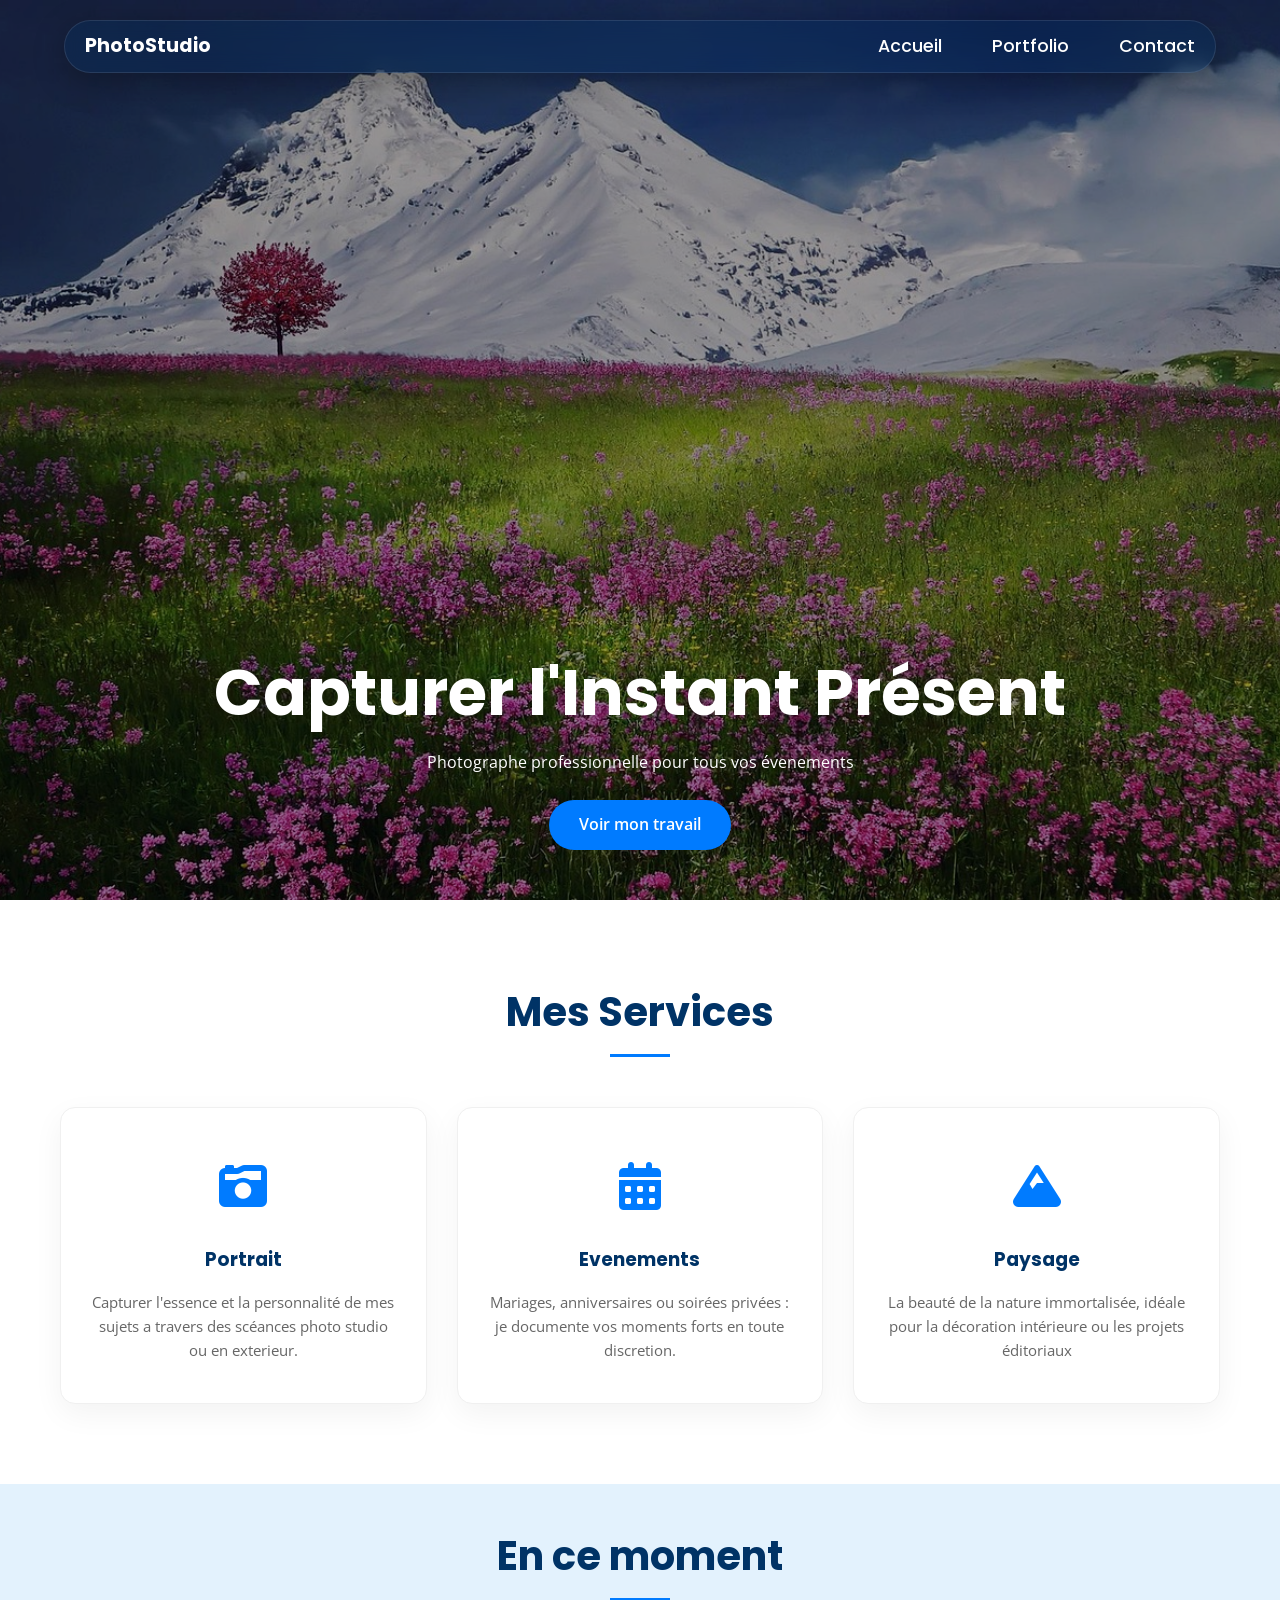
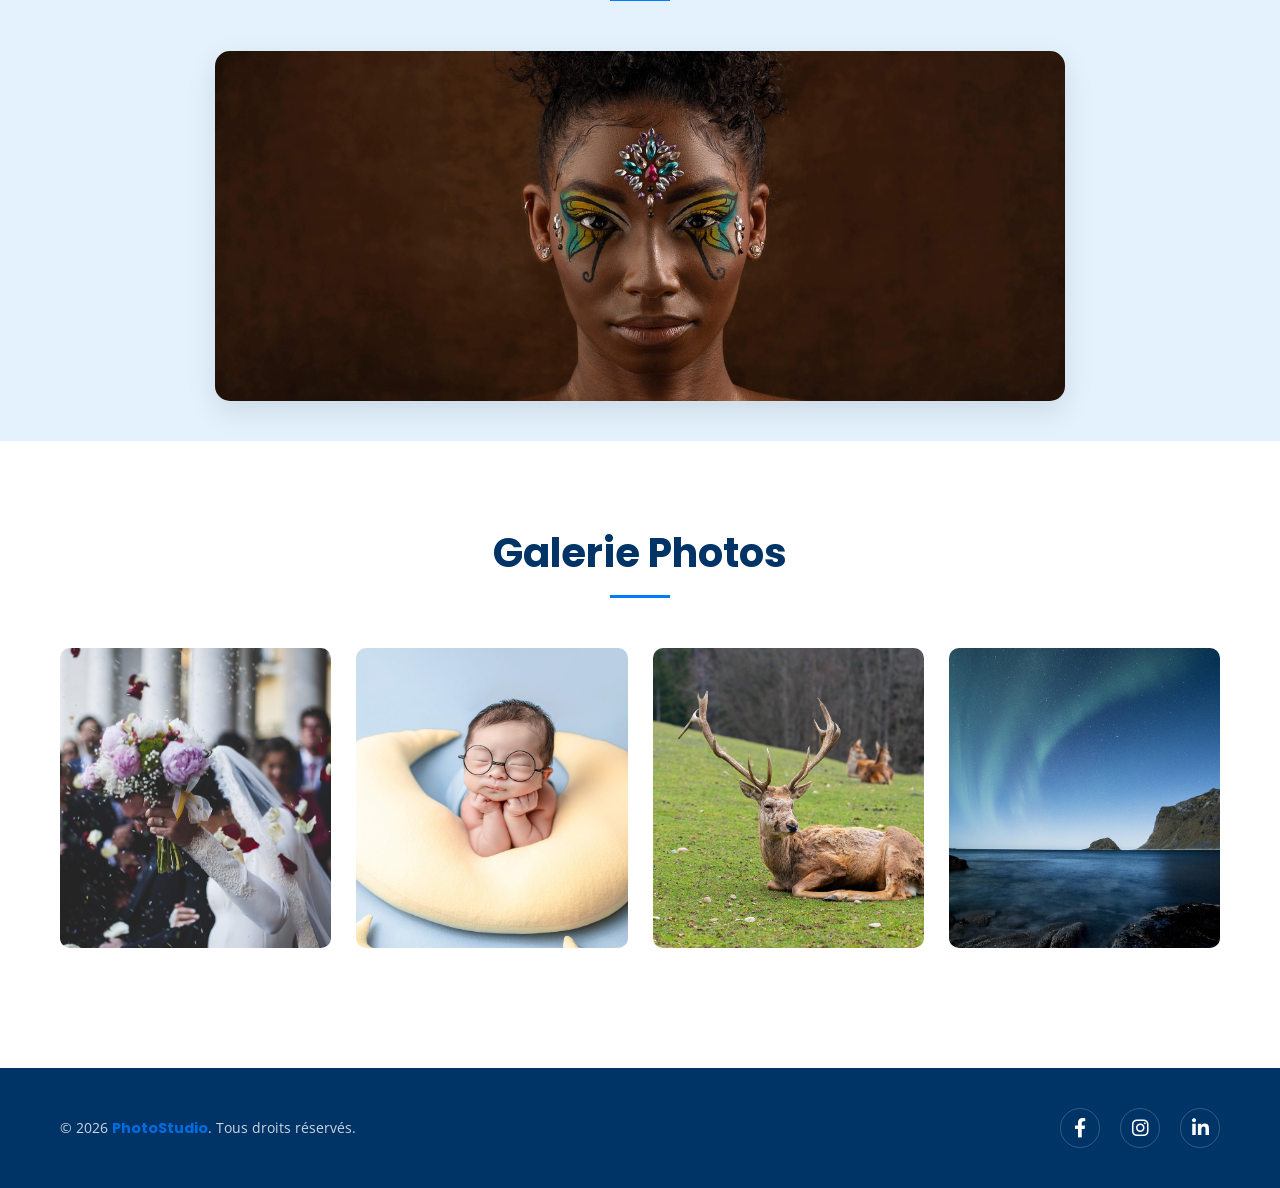
<file: index.html>
<!DOCTYPE html>
<html lang="fr">
<head>
    <meta charset="UTF-8">
    <meta name="viewport" content="width=device-width, initial-scale=1.0">
    <title>PhotoStudio | Portfolio</title>
    <!--Google fonts-->
    <link rel="stylesheet" href="https://fonts.googleapis.com/css2?family=Open+Sans:wght@400;600&family=Poppins:wght@500;700&display=swap" rel="stylesheet">
    <!--font awesome pour l'icone menu-->
    <link rel="stylesheet" href="https://cdnjs.cloudflare.com/ajax/libs/font-awesome/6.0.0/css/all.min.css">
    <link rel="stylesheet" href="assets/css/style.css">
    <script src="assets/js/script.js"></script>
    
</head>
<body>
   
    <!--En-tete (navbar)-->
    <header class="main-header">
        <nav class="navbar">
            <div class="logo"> <a href="index.html">PhotoStudio</a></div>

            <!--Menu hamburger (mobile)-->
            <div class="menu-toggle" id="mobile-menu">
                <i class="fas fa-bars"></i>
            </div>

            <ul class="nav-links">
                <li><a href="index.html" class="active">Accueil</a></li>
                <li><a href="portfolio.html">Portfolio</a></li>
                <li><a href="contact.html">Contact</a></li>
            </ul>
        </nav>
    </header>

    <!--section hero-->
    <section class="hero">
        <div class="hero-overlay"></div> <!--pour assombrir unpeu l'image et lire le texte-->

        <div class="hero-content">
            <h1>Capturer l'Instant Présent</h1>
            <p>Photographe professionnelle pour tous vos évenements</p>
            <a href="portfolio.html" class="btn-cta">Voir mon travail</a>
        </div>
    </section>


    <!--section services-->
    <section class="services" id="services">
        <div class="container">
            <h2 class="section-title">Mes Services</h2>

            <div class="services-grid">
                <!--carte potrait-->
                <div class="service-card">
                    <div class="service-icon">
                        <i class="fas fa-camera-retro"></i> <!--icone font awesome-->
                        
                    </div>

                    <h3>Portrait</h3>
                    <p>Capturer l'essence et la personnalité de mes sujets a travers des scéances photo studio ou en exterieur.</p>
                </div>

                <!--carte evenement-->
                <div class="service-card">
                    <div class="service-icon">
                        <i class="fas fa-calendar-alt"></i>

                    </div>

                    <h3>Evenements</h3>
                    <p>Mariages, anniversaires ou soirées privées : je documente vos moments forts en toute discretion.</p>
                </div>

                <!--carte paysage-->
                <div class="service-card">
                    <div class="service-icon">
                        <i class="fas fa-mountain"></i>
                    </div>

                    <h3>Paysage</h3>
                    <p>La beauté de la nature immortalisée, idéale pour la décoration intérieure ou les projets éditoriaux</p>
                </div>
            </div>
        </div>
    </section>


    <!--section carrousel-->
    <section class="featured-work">
        <div class="container">
            <h2 class="section-title">En ce moment</h2>
        </div>

        <div class="carousel-viewport">
            <div class="carousel-track">
                <!--image 1-->
                <div class="slide">
                    <img src="assets/images/car-slide-1.jpg" alt="Portrait">
                </div>

                <!--image 2-->
                <div class="slide">
                    <img src="assets/images/car-slide-2.jpg" alt="Paysage">
                </div>

                <!--image 3-->
                <div class="slide">
                    <img src="assets/images/car-slide-3.jpg" alt="Evenement">
                </div>

                <!--image 1 - doublon pour un defilement infini-->
                <div class="slide">
                    <img src="assets/images/car-slide-1.jpg" alt="Portrait">
                </div>
            </div>
        </div>
    </section>


    <!--section galerie-->
    <section class="gallery" id="gallery">
    <div class="container">
        <h2 class="section-title">Galerie Photos</h2>

        <div class="gallery-grid">
            <!-- Image 1 -->
            <div class="gallery-item">
                <img src="assets/images/gal-1.jpg" alt="Mariage">
                <div class="overlay">
                    <div class="overlay-text">
                        <h3>Émotion</h3>
                        <p>Mariage & Cérémonie</p>
                    </div>
                </div>
            </div>

            <!-- Image 2 -->
            <div class="gallery-item">
                <img src="assets/images/gal-2.jpg" alt="Portrait">
                <div class="overlay">
                    <div class="overlay-text">
                        <h3>Regards</h3>
                        <p>Studio Portrait</p>
                    </div>
                </div>
            </div>

            <!-- Image 3 -->
            <div class="gallery-item">
                <img src="assets/images/gal-3.jpg" alt="Paysage">
                <div class="overlay">
                    <div class="overlay-text">
                        <h3>Horizons</h3>
                        <p>Nature Sauvage</p>
                    </div>
                </div>
            </div>

            <!-- Image 4 -->
            <div class="gallery-item">
                <img src="assets/images/gal-4.jpg" alt="Aurore">
                <div class="overlay">
                    <div class="overlay-text">
                        <h3>Lumières</h3>
                        <p>Aurores Boréales</p>
                    </div>
                </div>
            </div>
        </div>
    </div>
</section>


<!--pied de page-->
<footer class="main-footer">
    <div class="container footer-content">
        <!--copyright-->
        <div class="footer-copyright">
            <p>&copy; 2026 <span class="logo-footer">PhotoStudio</span>. Tous droits réservés.</p>
        </div>

        <!--réseaux sociaux-->
        <div class="footer-socials">
            <a href="#" class="social-icon" aria-label="Facebook">
                <i class="fab fa-facebook-f"></i>
            </a>
            <a href="#" class="social-icon" aria-label="Instagram">
                <i class="fab fa-instagram"></i>
            </a>
            <a href="#" class="social-icon" aria-label="LinkedIn">
                <i class="fab fa-linkedin-in"></i>
            </a>
        </div>
    </div>
</footer>

</body>
</html>
</file>
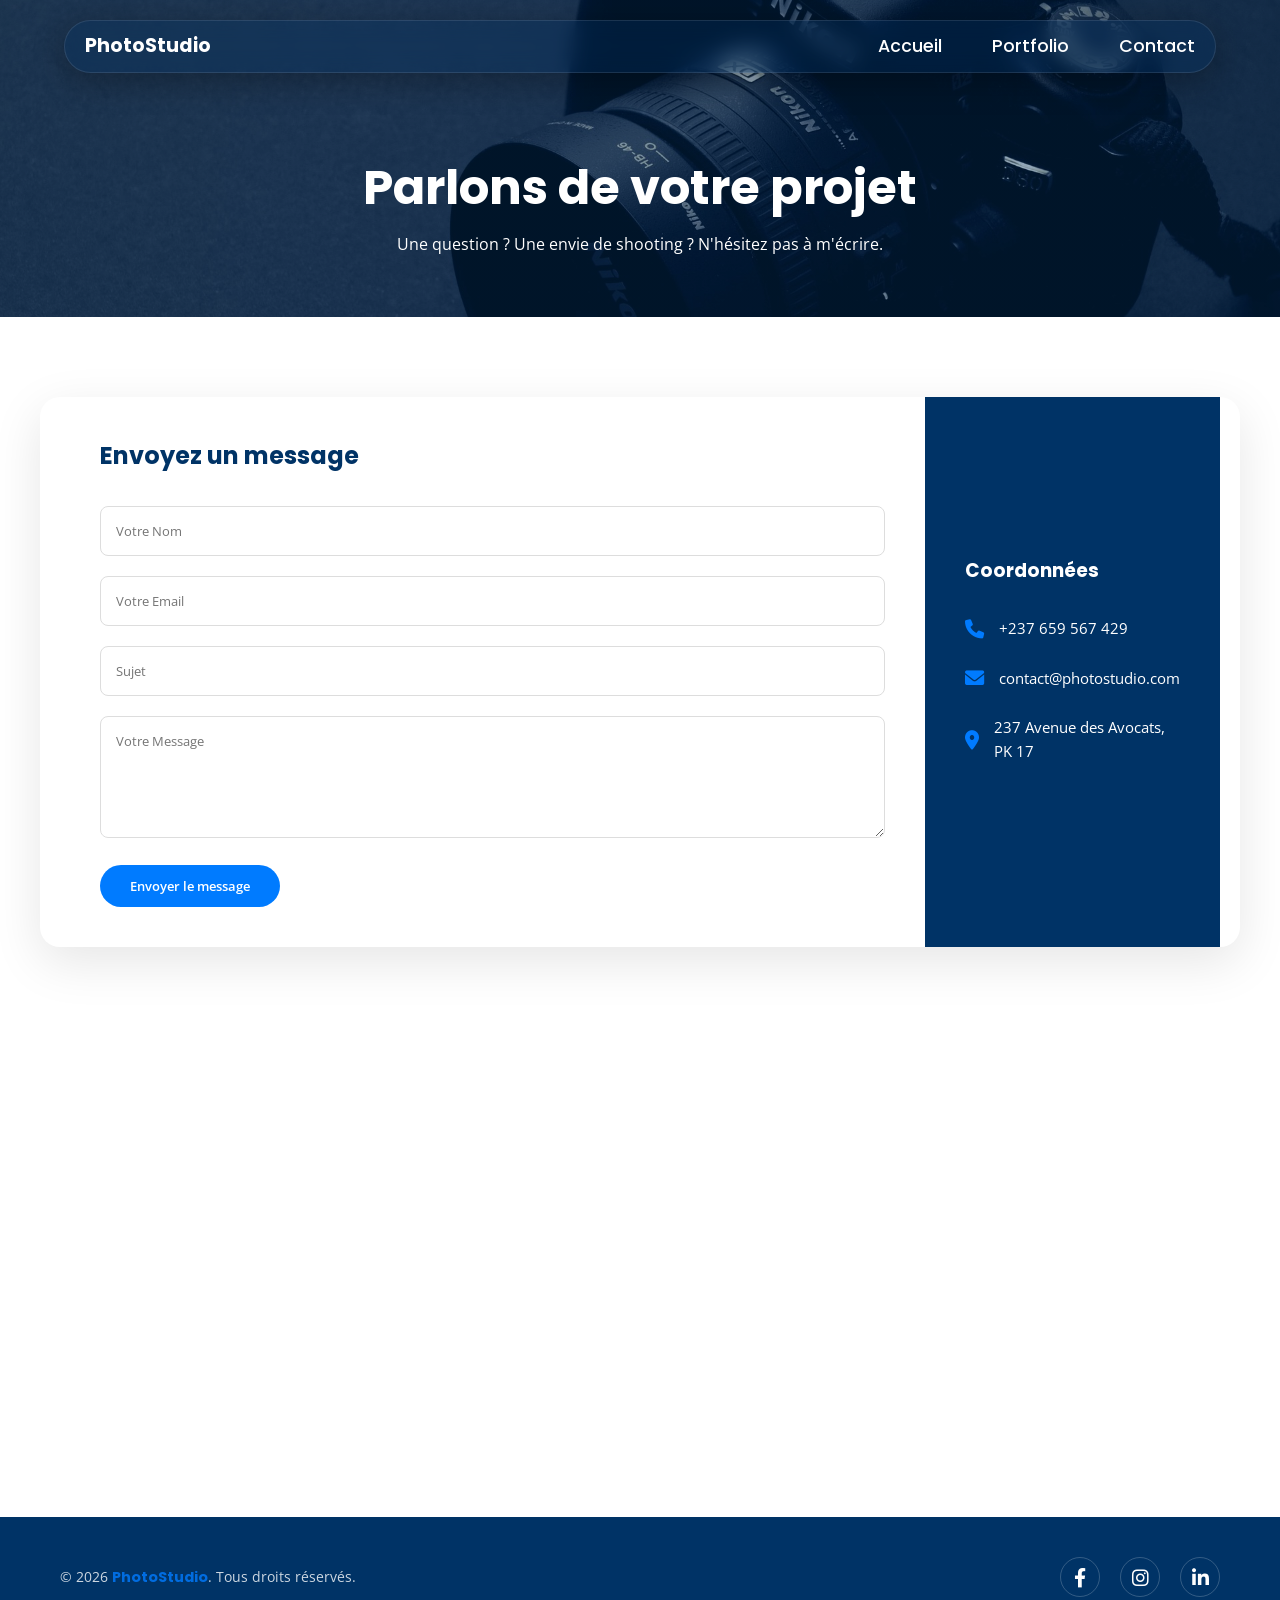
<file: contact.html>
<!DOCTYPE html>
<html lang="fr">
<head>
    <meta charset="UTF-8">
    <meta name="viewport" content="width=device-width, initial-scale=1.0">
    <title>Contact | Parlons de votre projet</title>
    <link href="https://fonts.googleapis.com/css2?family=Open+Sans:wght@400;600&family=Poppins:wght@500;700&display=swap" rel="stylesheet">
    <link rel="stylesheet" href="https://cdnjs.cloudflare.com/ajax/libs/font-awesome/6.0.0/css/all.min.css">
    <link rel="stylesheet" href="assets/css/style.css">
    <script src="assets/js/script.js"></script>
</head>
<body>

    <!--en tete (identique)-->
    <header class="main-header">
        <nav class="navbar">
            <div class="logo"> <a href="index.html">PhotoStudio</a></div>
            <div class="menu-toggle" id="mobile-menu"><i class="fas fa-bars"></i></div>
            <ul class="nav-links">
                <li><a href="index.html">Accueil</a></li>
                <li><a href="portfolio.html">Portfolio</a></li>
                <li><a href="contact.html" class="active">Contact</a></li>
            </ul>
        </nav>
    </header>

    <!--titre de page-->
    <section class="contact-hero">
        <div class="container">
            <h1>Parlons de votre projet</h1>
            <p>Une question ? Une envie de shooting ? N'hésitez pas à m'écrire.</p>
        </div>
    </section>

    <!--section contact-->
    <section class="contact-section">
        <div class="container contact-wrapper">
            
            <!--formulaire-->
            <div class="contact-form-side">
                <h2>Envoyez un message</h2>
                <form action="#">
                    <div class="form-group">
                        <input type="text" placeholder="Votre Nom" required>
                    </div>
                    <div class="form-group">
                        <input type="email" placeholder="Votre Email" required>
                    </div>
                    <div class="form-group">
                        <input type="text" placeholder="Sujet">
                    </div>
                    <div class="form-group">
                        <textarea placeholder="Votre Message" rows="5" required></textarea>
                    </div>
                    <button type="submit" class="btn-cta">Envoyer le message</button>
                </form>
            </div>

            <!--infos de contact-->
            <div class="contact-info-side">
                <h3>Coordonnées</h3>
                <div class="info-item">
                    <i class="fas fa-phone"></i>
                    <p>+237 659 567 429</p>
                </div>
                <div class="info-item">
                    <i class="fas fa-envelope"></i>
                    <p>contact@photostudio.com</p>
                </div>
                <div class="info-item">
                    <i class="fas fa-map-marker-alt"></i>
                    <p>237 Avenue des Avocats, PK 17</p>
                </div>
            </div>
        </div>
    </section>

    <!--google maps-->
    <section class="map-section">
        <iframe 
            src="https://www.google.com/maps/embed?pb=!1m18!1m12!1m3!1d2624.9916256937595!2d2.2922926156743895!3d48.85837007928746!2m3!1f0!2f0!3f0!3m2!1i1024!2i768!4f13.1!3m3!1m2!1s0x47e66e2964e34e2d%3A0x8ddca97efa85c5b4!2sTour%20Eiffel!5e0!3m2!1sfr!2sfr!4v1625123456789!5m2!1sfr!2sfr" 
            width="100%" height="450" style="border:0;" allowfullscreen="" loading="lazy">
        </iframe>
    </section>

    <!--pied de page-->
<footer class="main-footer">
    <div class="container footer-content">
        <!--copyright-->
        <div class="footer-copyright">
            <p>&copy; 2026 <span class="logo-footer">PhotoStudio</span>. Tous droits réservés.</p>
        </div>

        <!--réseaux sociaux-->
        <div class="footer-socials">
            <a href="#" class="social-icon" aria-label="Facebook">
                <i class="fab fa-facebook-f"></i>
            </a>
            <a href="#" class="social-icon" aria-label="Instagram">
                <i class="fab fa-instagram"></i>
            </a>
            <a href="#" class="social-icon" aria-label="LinkedIn">
                <i class="fab fa-linkedin-in"></i>
            </a>
        </div>
    </div>
</footer>

    
</body>
</html>
</file>
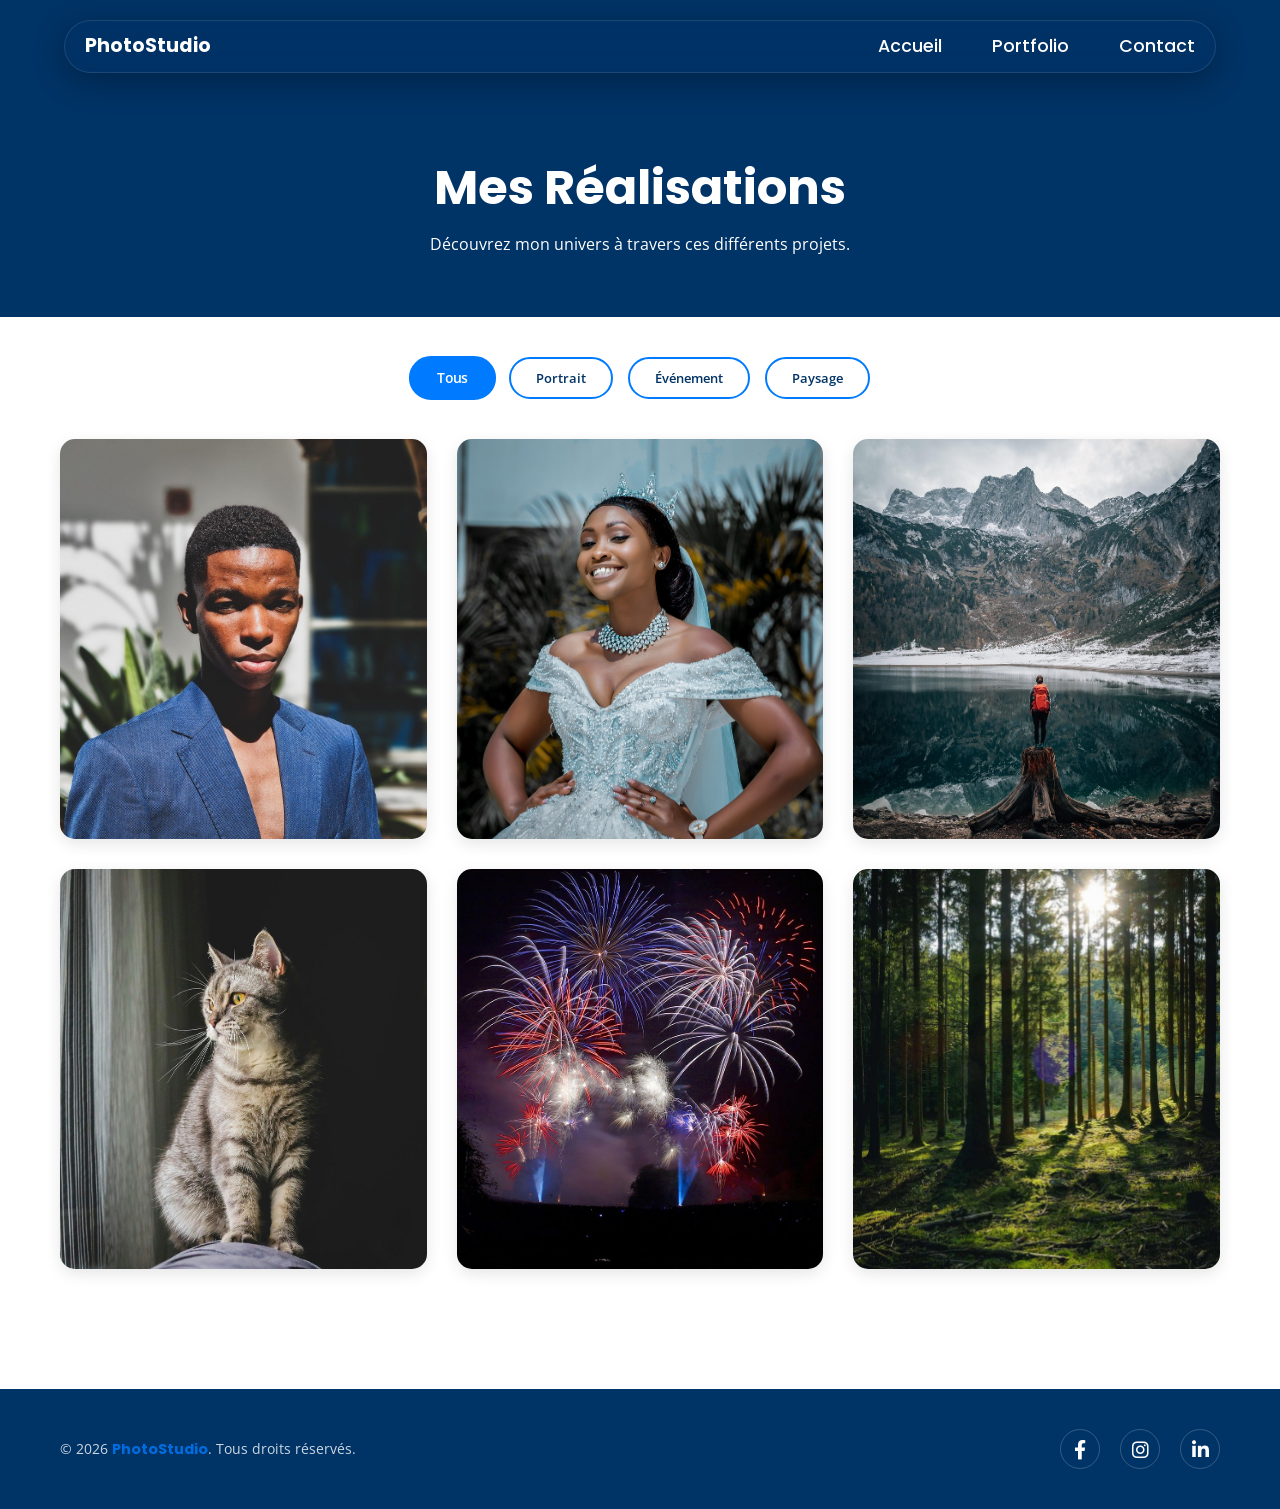
<file: portfolio.html>
<!-- portfolio.html -->
<!DOCTYPE html>
<html lang="fr">
<head>
    <meta charset="UTF-8">
    <meta name="viewport" content="width=device-width, initial-scale=1.0">
    <title>Portfolio | Mes Réalisations</title>
    <link href="https://fonts.googleapis.com/css2?family=Open+Sans:wght@400;600&family=Poppins:wght@500;700&display=swap" rel="stylesheet">
    <link rel="stylesheet" href="https://cdnjs.cloudflare.com/ajax/libs/font-awesome/6.0.0/css/all.min.css">
    <link rel="stylesheet" href="assets/css/style.css">
    <script src="assets/js/script.js"></script>
</head>
<body>

    <!--en-tete (identique a index.html)-->
    <header class="main-header">
        <nav class="navbar">
            <div class="logo"> <a href="index.html">PhotoStudio</a></div>
            <div class="menu-toggle" id="mobile-menu"><i class="fas fa-bars"></i></div>
            <ul class="nav-links">
                <li><a href="index.html">Accueil</a></li>
                <li><a href="portfolio.html" class="active">Portfolio</a></li>
                <li><a href="contact.html">Contact</a></li>
            </ul>
        </nav>
    </header>

    <!--titre de page-->
    <section class="portfolio-hero">
        <div class="container">
            <h1>Mes Réalisations</h1>
            <p>Découvrez mon univers à travers ces différents projets.</p>
        </div>
    </section>

    <!--boutons filtres-->
    <div class="container">
        <div class="portfolio-filters">
            <button class="filter-btn active">Tous</button>
            <button class="filter-btn">Portrait</button>
            <button class="filter-btn">Événement</button>
            <button class="filter-btn">Paysage</button>
        </div>
    </div>

    <!--grille portfolio-->
    <section class="portfolio-section">
        <div class="container">
            <div class="portfolio-grid">
                <!--img 1-->
                <div class="portfolio-item">
                    <img src="assets/images/port-1.jpg" alt="Regard profond">
                    <div class="portfolio-overlay">
                        <h3>Regard Profond</h3>
                        <span>Portrait</span>
                    </div>
                </div>
                <!--img 2-->
                <div class="portfolio-item">
                    <img src="assets/images/port-2.jpg" alt="Mariage">
                    <div class="portfolio-overlay">
                        <h3>Union Royale</h3>
                        <span>Événement</span>
                    </div>
                </div>
                <!--img 3-->
                <div class="portfolio-item">
                    <img src="assets/images/port-3.jpg" alt="Pics glacés">
                    <div class="portfolio-overlay">
                        <h3>Pics Glacés</h3>
                        <span>Paysage</span>
                    </div>
                </div>
                <!--img 4-->
                <div class="portfolio-item">
                    <img src="assets/images/port-4.jpg" alt="Ombre et Lumière"">
                    <div class="portfolio-overlay">
                        <h3>Ombre & Lumière</h3>
                        <span>Portrait</span>
                    </div>
                </div>
                <!--img 5-->
                <div class="portfolio-item">
                    <img src="assets/images/port-5.jpg" alt="Feux d'artifices">
                    <div class="portfolio-overlay">
                        <h3>Éclats de Nuit</h3>
                        <span>Événement</span>
                    </div>
                </div>
                <!--img 6-->
                <div class="portfolio-item">
                    <img src="assets/images/port-6.jpg" alt="Forêt">
                    <div class="portfolio-overlay">
                        <h3>Forêt Envoûtée</h3>
                        <span>Paysage</span>
                    </div>
                </div>
            </div>
        </div>
    </section>

    <!--pied de page-->
<footer class="main-footer">
    <div class="container footer-content">
        <!--copyright-->
        <div class="footer-copyright">
            <p>&copy; 2026 <span class="logo-footer">PhotoStudio</span>. Tous droits réservés.</p>
        </div>

        <!--réseaux sociaux-->
        <div class="footer-socials">
            <a href="#" class="social-icon" aria-label="Facebook">
                <i class="fab fa-facebook-f"></i>
            </a>
            <a href="#" class="social-icon" aria-label="Instagram">
                <i class="fab fa-instagram"></i>
            </a>
            <a href="#" class="social-icon" aria-label="LinkedIn">
                <i class="fab fa-linkedin-in"></i>
            </a>
        </div>
    </div>
</footer>

    
</body>
</html>
</file>
<file: assets/css/style.css>
:root {
    /*couleurs principales*/
    --primary-color: #003366; /*bleu profond (titres, navbar)*/
    --secondary-color: #007BFF; /*bleu vif (boutons, liens)*/
    --accent-color: #E3F2FD; /*bleu tres clair (fonds de section, cartes*/

    /*couleurs neutres*/
    --text-color: #333333; /*girs foncé pour le texte*/
    --light-color: #FFFFFF; /*blanc*/
    --dark-color: #1A1A1A; /*presque noir*/

    /*typographies*/
    --title-font: 'Poppins', sans-serif;
    --body-font: 'Open Sans', sans-serif;

    /*transitions*/
    --transition: all 0.3s ease;
}

* {
    margin: 0;
    padding: 0;
    box-sizing: border-box;
}

body {
    font-family: var(--body-font);
    line-height: 1.6;
    color: var(--text-color);
}

/*navigation (mobile first)*/
.main-header {
    position: fixed;
    top: 20px;
    left: 50%;
    transform: translateX(-50%);
    width: 90%;
    z-index: 1000;
    /*effet rectangle arrondi et flou*/
    background: rgba(0, 51, 102, 0.3);
    backdrop-filter: blur(10px);
    -webkit-backdrop-filter: blur(10px);
    border: 1px solid rgba(255, 255, 255, 0.1);
    border-radius: 50px;
    padding: 10px 20px;
    box-shadow: 0 8px 32px rgba(0, 0, 0, 0.3);
}

.navbar {
    display: flex;
    justify-content: space-between;
    align-items: center;
}

.logo {
    font-family: var(--title-font);
    font-weight: 700;
    color: var(--light-color);
    font-size: 1.2rem;
}

.nav-links {
    position: absolute;
    top: 70px;
    left: 0;
    width: 100%;
    background: rgba(0, 51, 102, 0.95);
    backdrop-filter: blur(10px);
    flex-direction: column;
    align-items: center;
    padding: 30px 0;
    border-radius: 20px;
    gap: 20px;
    list-style: none;

    display: none; /*pour cacher sur mobile par defaut*/
    opacity: 0;
    transform: translateY(-20px);
    transition: all 0.3s ease;
}

.nav-links.active {
    display: flex;
    opacity: 1;
    transform: translateY(0);
}

.nav-links li a {
    color: var(--light-color);
    text-decoration: none;
    font-size: 1.1rem;
    font-family: var(--title-font);
}

.menu-toggle {
    color: var(--light-color);
    font-size: 1.5rem;
    cursor: pointer;
}

.logo .nav-links a, .menu-toggle {
    color: var(--light-color) !important;
}

.nav-links a:hover {
    color: var(--secondary-color) !important;
}

/*section hero*/
.hero {
    height: 100vh;
    width: 100%;
    position: relative;
    background: url('../images/hero-home.jpg') no-repeat center center/cover;
    display: flex;
    align-items: flex-end; /*txt en bas*/
    justify-content: center;
    text-align: center;
    padding-bottom: 50px;
}

.hero-overlay {
    position: absolute;
    top: 0; left: 0;
    width: 100%; height: 100%;
    background: rgba(0, 0, 0, 0.4); /*filtre sombre pour lisibilite*/
}

.hero-content {
    position: relative;
    z-index: 1;
    color: var(--light-color);
    padding: 0 20px;
}

.hero-content h1 {
    font-family: var(--title-font);
    font-size: 1rem;
    margin-bottom: 5px;
}

.hero-content p {
    font-size: 1rem;
    margin-bottom: 25px;
}

/*bouton avec effet de survol*/
.btn-cta {
    display: inline-block;
    padding: 12px 30px;
    background-color: var(--secondary-color);
    color: var(--light-color);
    border-radius: 30px;
    font-weight: 600;
    text-decoration: none;
    transition: var(--transition);
    border: none;
    cursor: pointer;
    font-family: var(--body-font);
}

.btn-cta:hover {
    background-color: var(--primary-color);
    transform: translateY(-3px);
    box-shadow: 0 5px 15px rgba(0, 0, 0, 0.3);
}

/*responsive: tablette et desktop*/
@media (min-width: 768px) {
    .menu-toggle {display: none !important;} /*pour chacher le hamburger*/

    .nav-links {
        display: flex !important;
        flex-direction: row !important;
        position: static;
        background: transparent;
        backdrop-filter: none;
        opacity: 1;
        transform: none;
        width: auto;
        padding: 0;
        list-style: none;
    }

    .nav-links li {margin-left: 30px;}

    .nav-links a {
        text-decoration: none;
        color: var(--light-color);
        font-weight: 500;
        transition: var(--transition);
    }

    .nav-links a:hover {color: var(--secondary-color);}

    .hero-content h1 {font-size: 4rem;}
}


/*section services*/

.services {
    padding: 80px 20px;
    background-color: var(--light-color);
    text-align: center;
}

.container {
    max-width: 1200px;
    margin: 0 auto;
    padding: 0 20px;
    width: 100%;
}

.section-title {
    font-family: var(--title-font);
    font-size: 2.5rem;
    color: var(--primary-color);
    margin-bottom: 50px;
    position: realtive;
    text-align: center;
    width: 100%;
}

/*soulignement decoratif sous le titre*/
.section-title::after {
    content: '';
    display: block;
    width: 60px;
    height: 3px;
    background: var(--secondary-color);
    margin: 10px auto 0;
}

/*grille services - mobile first*/
.services-grid {
    display: grid;
    grid-template-columns: 1fr; /*une seule colonne sur mobile*/
    gap: 30px;
}

/*design des cartes*/
.service-card {
    background: var(--light-color);
    padding: 40px 30px;
    border-radius: 15px;
    box-shadow: 0 10px 30px rgba(0, 0, 0, 0.05);
    border: 1px solid #f0f0f0;
    transition: var(--transition); /*utilise la variable de transition*/
}

.service-icon {
    font-size: 3rem;
    color: var(--secondary-color);
    margin-bottom: 20px;
    transition: var(--transition);
}

.service-card h3 {
    font-family: var(--title-font);
    margin-bottom: 15px;
    color: var(--primary-color);
}

.service-card p {
    font-family: var(--body-font);
    font-size: 0.95rem;
    color: #666;
}

/*animation au survol des cartes*/
.service-card:hover {
    transform: translateY(-10px); /*la carte monte legerement*/
    border-color: var(--secondary-color);
    box-shadow: 0 15px 40px rgba(0, 123, 255, 0.15);
}

.service-card:hover .service-icon {
    transform: scale(1.1); /*l'icone grossit unpeu*/
}

/*responsive: tablette et desktop*/

/*tablette 2 colonnes*/
@media (min-width: 768px) {
    .services-grid {
        grid-template-columns: repeat(2, 1fr);
    }
}

/*desktop 3 colonnes*/
@media (min-width: 1024px) {
    .services-grid {
        grid-template-columns: repeat(3, 1fr);
    }
}


/*section carrousel*/

.featured-work {
    padding: 40px 20px;
    background-color: var(--accent-color); /*variable bleu clair*/
    overflow: hidden;
}

.carousel-viewport {
    width: 100%;
    max-width: 850px; /*largeur sur desktop*/
    height: 350px;
    margin: 0 auto;
    position: relative;
    overflow: hidden; /*cache les images qui depassent*/
    border-radius: 15px;
    box-shadow: 0 10px 30px rgba(0, 0, 0, 0.1);
}

.carousel-track {
    display: flex;
    width: 400%; /*4 images a 100% chacune*/
    height: 100%;
    animation: scrollCarousel 12s infinite ease-in-out;
}

.slide {
    width: 25%;
    height: 100%;
}

.slide img {
    width: 100%;
    height: 100%;
    object-fit: cover;
    display: block;
}

/*animation du carroussel*/

@keyframes scrollCarousel {
    0%, 20% {transform: translateX(0);}
    25%, 45% {transform: translateX(-25%);}
    50%, 70% {transform: translateX(-50%);}
    75%, 100% {transform: translateX(-75%);}
}

/*ajustement de la hauteur pour mobile*/
@media (max-width: 768px) {
    .carousel-viewport {
        height: 250px;
    }
}


/*section galerie*/

.gallery {
    padding: 80px 20px;
    background-color: var(--light-color);
}

.gallery-grid {
    display: grid;
    grid-template-columns: 1fr; /* 1 colonne sur mobile */
    gap: 20px;
}

.gallery-item {
    position: relative; /* Indispensable pour placer l'overlay par-dessus */
    overflow: hidden; /* Pour que l'image ne dépasse pas au zoom */
    border-radius: 10px;
    height: 300px;
}

.gallery-item img {
    width: 100%;
    height: 100%;
    object-fit: cover;
    transition: transform 0.5s ease; /* Transition pour le zoom */
}

/*overlay: effet au survol*/
.overlay {
    position: absolute;
    top: 0;
    left: 0;
    width: 100%;
    height: 100%;
    background: rgba(0, 51, 102, 0.7); /* bleu primaire avec transparence */
    display: flex;
    justify-content: center;
    align-items: center;
    opacity: 0; /* invisible par défaut */
    transition: var(--transition);
}

.overlay-text {
    text-align: center;
    color: var(--light-color);
    transform: translateY(20px); /* Légère descente pour l'animation */
    transition: var(--transition);
}

.overlay-text h3 {
    font-family: var(--title-font);
    font-size: 1.5rem;
    margin-bottom: 5px;
}

.overlay-text p {
    font-size: 0.9rem;
    text-transform: uppercase;
    letter-spacing: 1px;
}

/*actions au survol*/

.gallery-item:hover .overlay {
    opacity: 1; /* Rendre l'overlay visible */
}

.gallery-item:hover .overlay-text {
    transform: translateY(0); /* Le texte remonte à sa place */
}

.gallery-item:hover img {
    transform: scale(1.1); /* Zoom discret de l'image */
}

/* responsive : tablette et desktop (Grille 2x2) */
@media (min-width: 768px) {
    .gallery-grid {
        grid-template-columns: repeat(2, 1fr);
        gap: 25px;
    }
}

@media (min-width: 1024px) {
    .gallery-grid {
        grid-template-columns: repeat(4, 1fr);
    }
}


/*pied de page*/

.main-footer {
    background-color: var(--primary-color); /* bleu profond */
    color: var(--light-color);
    padding: 40px 20px;
    margin-top: 40px;
}

.footer-content {
    display: flex;
    flex-direction: column; /* mobile First : empilé verticalement */
    align-items: center;
    gap: 20px;
}

.footer-copyright p {
    font-family: var(--body-font);
    font-size: 0.9rem;
    opacity: 0.8;
}

.logo-footer {
    font-family: var(--title-font);
    font-weight: 700;
    color: var(--secondary-color);
}

/*icones reseaux sociaux*/

.footer-socials {
    display: flex;
    gap: 20px;
}

.social-icon {
    color: var(--light-color);
    font-size: 1.2rem;
    width: 40px;
    height: 40px;
    border: 1px solid rgba(255, 255, 255, 0.2);
    border-radius: 50%; /* Cercle */
    display: flex;
    justify-content: center;
    align-items: center;
    transition: var(--transition);
    text-decoration: none;
}

 /*effet au survol des icônes*/
.social-icon:hover {
    background-color: var(--secondary-color);
    color: var(--light-color);
    border-color: var(--secondary-color);
    transform: translateY(-5px); /* petit saut vers le haut */
}

/*responsive*/

@media (min-width: 768px) {
    .footer-content {
        flex-direction: row; /* aligné horizontalement sur tablette/desktop */
        justify-content: space-between;
    }
}



/*page portfolio*/

.portfolio-hero {
    padding: 150px 20px 60px; /* Plus d'espace en haut pour la navbar */
    background-color: var(--primary-color);
    color: var(--light-color);
    text-align: center;
}

.portfolio-hero h1 {
    font-family: var(--title-font);
    font-size: 3rem;
    margin-bottom: 5px;
}

/*boutons de filtre*/
.portfolio-filters {
    display: flex;
    justify-content: center;
    flex-wrap: wrap;
    gap: 15px;
    margin: 40px 0;
}

.filter-btn {
    padding: 10px 25px;
    border: 2px solid var(--secondary-color);
    background: transparent;
    color: var(--primary-color);
    font-family: var(--body-font);
    font-weight: 600;
    border-radius: 30px;
    cursor: pointer;
    transition: var(--transition);
}

.filter-btn:hover, .filter-btn.active {
    background-color: var(--secondary-color);
    color: var(--light-color);
    transform: scale(1.05);
}

/*grille portfolio*/
.portfolio-section {
    padding-bottom: 80px;
}

.portfolio-grid {
    display: grid;
    grid-template-columns: repeat(2, 1fr); /* 2 colonnes sur Mobile */
    gap: 15px;
    margin-top: 20px;
}

.portfolio-item {
    position: relative;
    height: 350px;
    border-radius: 15px;
    overflow: hidden;
    box-shadow: 0 5px 15px rgba(0,0,0,0.1);
}

.portfolio-item img {
    width: 100%;
    height: 100%;
    object-fit: cover;
    transition: transform 0.5s ease;
}

/*Overlay Portfolio (Titre + Catégorie)*/
.portfolio-overlay {
    position: absolute;
    bottom: 0; left: 0;
    width: 100%;
    padding: 20px;
    background: linear-gradient(transparent, rgba(0, 51, 102, 0.9));
    color: var(--light-color);
    transform: translateY(100%); /* Caché par défaut en bas */
    transition: var(--transition);
}

.portfolio-overlay h3 {
    font-family: var(--title-font);
    font-size: 1.2rem;
    margin-bottom: 5px;
}

.portfolio-overlay span {
    font-size: 0.8rem;
    text-transform: uppercase;
    opacity: 0.8;
}

/*hver effects*/
.portfolio-item:hover img {
    transform: scale(1.1);
}

.portfolio-item:hover .portfolio-overlay {
    transform: translateY(0); /* Remonte au survol */
}

/*responsive desktop*/
@media (min-width: 1024px) {
    .portfolio-grid {
        grid-template-columns: repeat(3, 1fr); /* 3 colonnes sur PC */
        gap: 30px;
    }
    
    .portfolio-item {
        height: 400px; /* Un peu plus grand sur PC */
    }
}




/*page contact*/

.contact-hero {
    padding: 150px 20px 60px;
    background-color: var(--primary-color);
    color: var(--light-color);
    text-align: center;
    position: relative;
    background: linear-gradient(rgba(0, 51, 102, 0.4), rgba(0, 51, 102, 0.4)), url('../images/contact-back.jpg') no-repeat center center/cover;
}

.contact-hero h1 {
    font-family: var(--title-font);
    font-size: 3rem;
    margin-bottom: 5px;
}

.logo a {
    text-decoration: none;
    color: #FFFFFF;
}

.contact-section {
    padding: 80px 20px;
}

.contact-wrapper {
    display: grid;
    grid-template-columns: 1fr; /* Mobile : Tout est empilé */
    border-radius: 20px;
    overflow: hidden;
    box-shadow: 0 15px 50px rgba(0,0,0,0.1);
}

/*formulaire de contact*/
.contact-form-side {
    background-color: var(--light-color);
    padding: 40px;
}

.contact-form-side h2 {
    color: var(--primary-color);
    margin-bottom: 30px;
    font-family: var(--title-font);
}

.form-group {
    margin-bottom: 20px;
}

.form-group input, .form-group textarea {
    width: 100%;
    padding: 15px;
    border: 1px solid #ddd;
    border-radius: 8px;
    font-family: var(--body-font);
    outline: none;
    transition: var(--transition);
}

.form-group input:focus, .form-group textarea:focus {
    border-color: var(--secondary-color);
    box-shadow: 0 0 8px rgba(0, 123, 255, 0.2);
}

/*infos contact*/
.contact-info-side {
    background-color: var(--primary-color);
    color: var(--light-color);
    padding: 40px;
    display: flex;
    flex-direction: column;
    justify-content: center;
}

.contact-info-side h3 {
    margin-bottom: 30px;
    font-family: var(--title-font);
}

.info-item {
    display: flex;
    align-items: center;
    margin-bottom: 25px;
}

.info-item i {
    font-size: 1.2rem;
    color: var(--secondary-color);
    margin-right: 15px;
}

.info-item p {
    font-size: 0.95rem;
}

/*google maps*/
.map-section {
    line-height: 0; /* Supprime l'espace sous l'iframe */
}

/*responsive contact*/

@media (min-width: 1024px) {
    .contact-wrapper {
        grid-template-columns: 3fr 1fr; /* Formulaire 75%, Infos 25% */
    }
}
</file>
